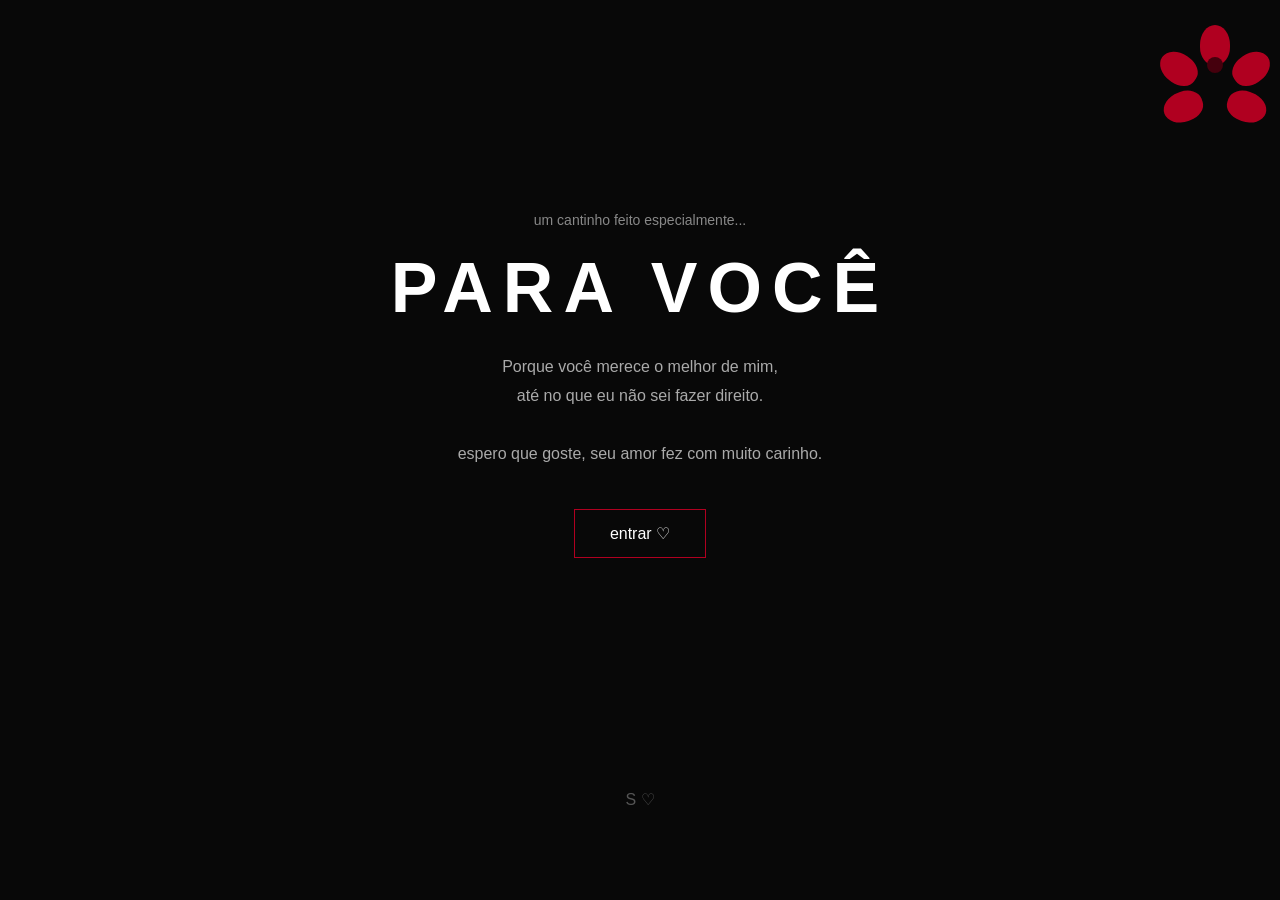
<file: index.html>
<!DOCTYPE html>
<html>
<head>
	<meta charset="utf-8">
	<meta name="viewport" content="width=device-width, initial-scale=1">
	<title>BabyBabe</title>
</head>
<body>
	<!DOCTYPE html>
<html lang="pt-br">

<head>
    <meta charset="UTF-8">
    <meta name="viewport" content="width=device-width, initial-scale=1.0">
    <title>Para você ♡</title>
    <link rel="stylesheet" href="style.css">
</head>

<body>

    <div class="flor-decoracao">
    <div class="petala petala1"></div>
    <div class="petala petala2"></div>
    <div class="petala petala3"></div>
    <div class="petala petala4"></div>
    <div class="petala petala5"></div>
    <div class="miolo"></div>
    </div>

    <main>
        <section class="inicio">
            <p class="pequeno">um cantinho feito especialmente...</p>

            <h1>PARA VOCÊ</h1>

            <p class="frase">
                Porque você merece o melhor de mim,<br>
                até no que eu não sei fazer direito.<br><br>
                espero que goste, seu amor fez com muito carinho.
            </p>

           <a href="lov2.html" class="botao">entrar ♡</a>
        </section>
    </main>
    <footer>
        <p>S ♡</p>
    </footer>

</body>
</html>

</body>
</html>
</file>
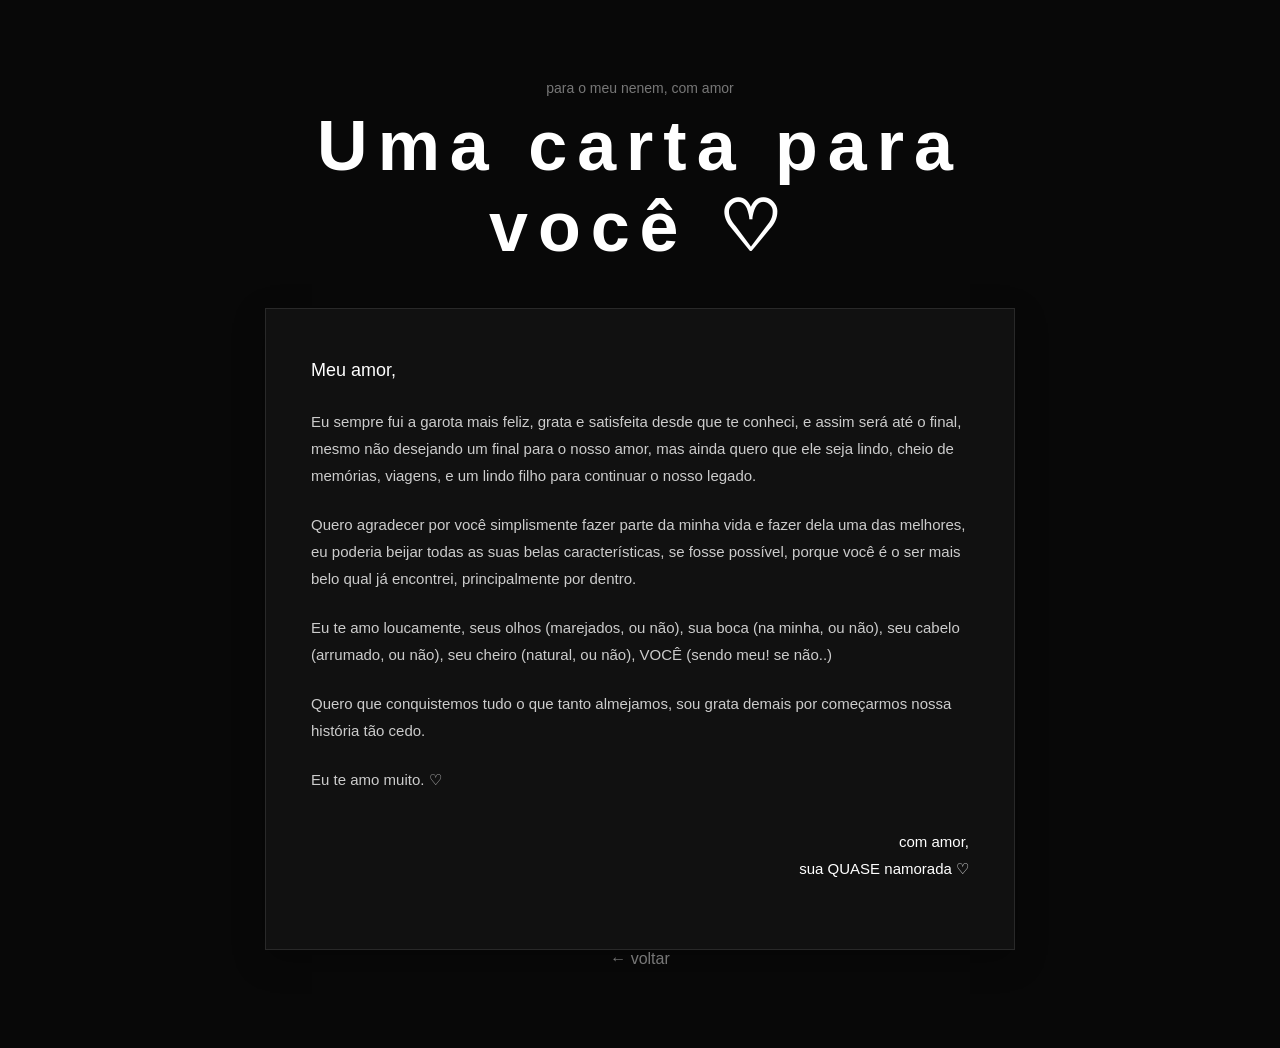
<file: carta.html>
<!DOCTYPE html>
<html lang="pt-br">

<head>
    <meta charset="UTF-8">
    <meta name="viewport" content="width=device-width, initial-scale=1.0">

    <title>Uma carta para você</title>

    <link rel="stylesheet" href="style.css">
</head>

<body>

    <main class="carta">

        <p class="subtitulo">para o meu nenem, com amor</p>

        <h1>Uma carta para você ♡</h1>

        <div class="carta-box">

            <p>
                Meu amor,
            </p>

            <p>
                Eu sempre fui a garota mais feliz, grata e satisfeita desde 
                que te conheci, e assim será até o final, mesmo não desejando 
                um final para o nosso amor, mas ainda quero que ele seja lindo, 
                cheio de memórias, viagens, e um lindo filho para continuar
                o nosso legado.
            </p>

            <p>
                Quero agradecer por você simplismente fazer parte da minha vida
                e fazer dela uma das melhores, eu poderia beijar todas as suas 
                belas características, se fosse possível, porque você é o ser mais 
                belo qual já encontrei, principalmente por dentro.
            </p>

            <p>
                Eu te amo loucamente, seus olhos (marejados, ou não), sua boca
                (na minha, ou não), seu cabelo (arrumado, ou não), seu cheiro
                (natural, ou não), VOCÊ (sendo meu! se não..)
            </p>

            <p>
                Quero que conquistemos tudo o que tanto almejamos, sou grata
                demais por começarmos nossa história tão cedo.
            </p>

            <p>
                Eu te amo muito. ♡
            </p>

            <p class="assinatura">
                com amor,<br>
                sua QUASE namorada ♡
            </p>

        </div>

        <a href="lov2.html" class="voltar">← voltar</a>

    </main>

</body>

</html>
</file>
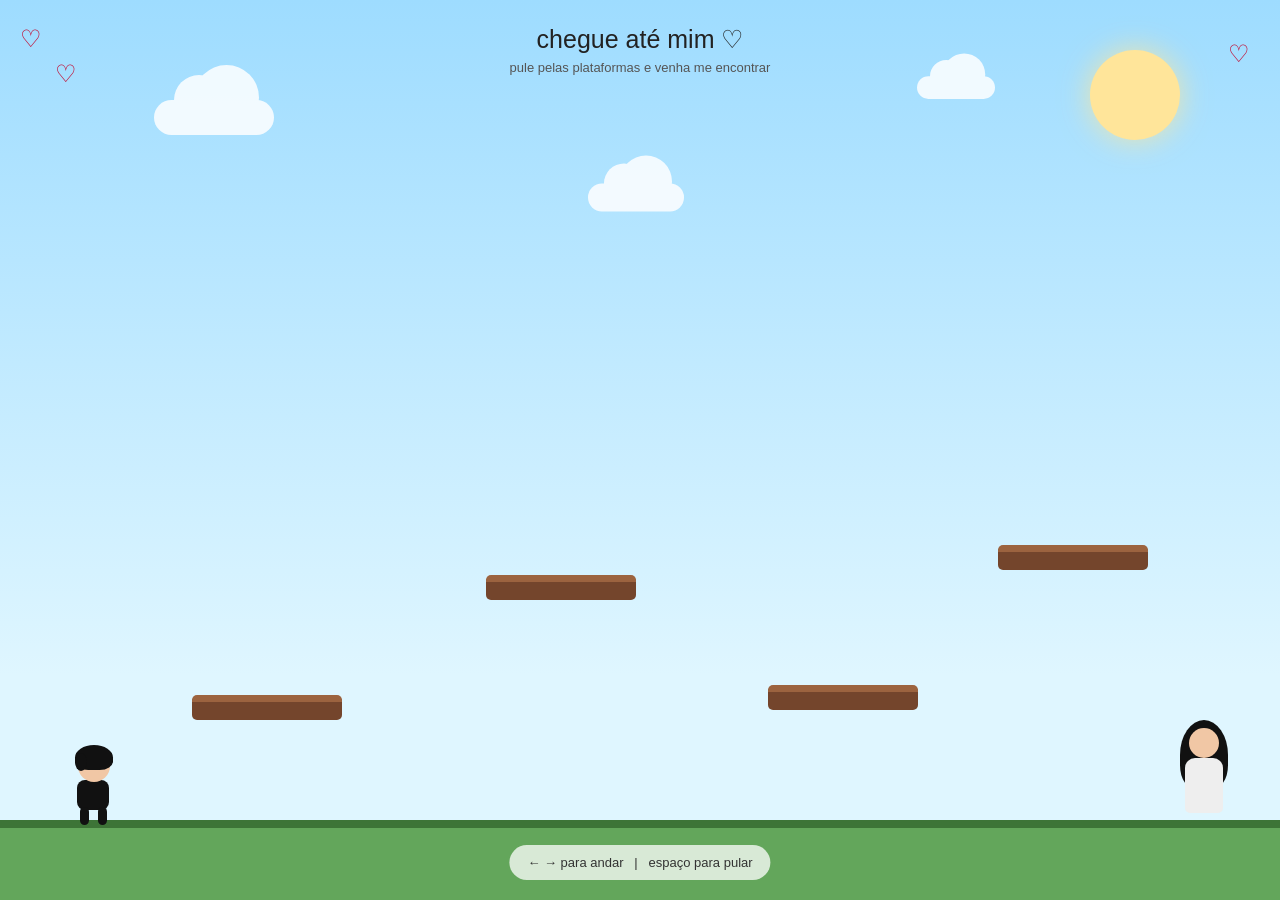
<file: joguinho.html>
<!DOCTYPE html>
<html lang="pt-br">

<head>

    <meta charset="UTF-8">
    <meta name="viewport" content="width=device-width, initial-scale=1.0">

    <title>Chegue até mim ♡</title>

    <style>

        .botao-vales {
    display: inline-block;

    margin-top: 25px;
    padding: 13px 25px;

    background: #a50022;
    color: white;

    text-decoration: none;

    border-radius: 25px;

    font-size: 14px;

    transition: 0.3s;
}

.botao-vales:hover {
    background: #c4002f;
    transform: translateY(-3px);
}

        * {
            box-sizing: border-box;
            margin: 0;
            padding: 0;
        }

        body {
            overflow: hidden;
            font-family: Arial, sans-serif;
            background: #bfe8ff;
        }


        /* =========================
           JOGO
        ========================= */

        #jogo {
            position: relative;
            width: 100vw;
            height: 100vh;
            overflow: hidden;

            background:
                linear-gradient(
                    to bottom,
                    #9edcff 0%,
                    #dff6ff 75%,
                    #dff6ff 100%
                );
        }


        /* =========================
           SOL
        ========================= */

        .sol {
            position: absolute;

            width: 90px;
            height: 90px;

            top: 50px;
            right: 100px;

            background: #ffe59a;

            border-radius: 50%;

            box-shadow:
                0 0 30px rgba(255, 230, 150, 0.8);
        }


        /* =========================
           NUVENS
        ========================= */

        .nuvem {
            position: absolute;

            width: 120px;
            height: 35px;

            background: white;

            border-radius: 30px;

            opacity: 0.85;
        }

        .nuvem::before,
        .nuvem::after {
            content: "";

            position: absolute;

            background: white;

            border-radius: 50%;
        }

        .nuvem::before {
            width: 50px;
            height: 50px;

            left: 20px;
            bottom: 10px;
        }

        .nuvem::after {
            width: 65px;
            height: 65px;

            right: 15px;
            bottom: 5px;
        }

        .nuvem1 {
            top: 100px;
            left: 12%;
        }

        .nuvem2 {
            top: 180px;
            left: 45%;

            transform: scale(0.8);
        }

        .nuvem3 {
            top: 70px;
            left: 70%;

            transform: scale(0.65);
        }


        /* =========================
           CHÃO
        ========================= */

        #chao {

            position: absolute;

            left: 0;
            bottom: 0;

            width: 100%;
            height: 80px;

            background: #63a65b;

            border-top: 8px solid #3d7437;
        }


        /* =========================
           PLATAFORMAS
        ========================= */

        .plataforma {

            position: absolute;

            height: 25px;

            background: #74452c;

            border-top: 7px solid #9c633f;

            border-radius: 5px;
        }

        #p1 {
            left: 15%;
            bottom: 180px;
            width: 150px;
        }

        #p2 {
            left: 38%;
            bottom: 300px;
            width: 150px;
        }

        #p3 {
            left: 60%;
            bottom: 190px;
            width: 150px;
        }

        #p4 {
            left: 78%;
            bottom: 330px;
            width: 150px;
        }


        /* =========================
           PERSONAGEM MENINO
        ========================= */

        #personagem {

            position: absolute;

            left: 70px;
            bottom: 80px;

            width: 45px;
            height: 70px;

            z-index: 20;

            transition: transform 0.05s linear;
        }


        /* cabeça */

        .cabeca-menino {

            position: absolute;

            top: 0;
            left: 8px;

            width: 32px;
            height: 32px;

            background: #f1c7a5;

            border-radius: 50%;

            z-index: 3;
        }


        /* cabelo ondulado */

        .cabelo-menino {

            position: absolute;

            top: -5px;
            left: 5px;

            width: 38px;
            height: 25px;

            background: #111;

            border-radius:
                50% 50% 35% 35%;

            z-index: 4;
        }

        .cabelo-menino::after {

            content: "";

            position: absolute;

            width: 12px;
            height: 18px;

            background: #111;

            left: 0;
            top: 8px;

            border-radius: 50%;
        }


        /* corpo */

        .corpo-menino {

            position: absolute;

            left: 7px;
            top: 30px;

            width: 32px;
            height: 30px;

            background: #111;

            border-radius: 8px;
        }


        /* pernas */

        .perna-menino {

            position: absolute;

            top: 57px;

            width: 9px;
            height: 18px;

            background: #111;

            border-radius: 5px;
        }

        .perna1 {
            left: 10px;
        }

        .perna2 {
            left: 28px;
        }


        /* =========================
           PERSONAGEM MENINA
        ========================= */

        #menina {

            position: absolute;

            right: 50px;
            bottom: 80px;

            width: 55px;
            height: 100px;

            z-index: 15;
        }


        /* cabelo longo */

        .cabelo-menina {

            position: absolute;

            top: 0;
            left: 5px;

            width: 48px;
            height: 70px;

            background: #111;

            border-radius:
                50% 50% 35% 35%;
        }


        /* rosto */

        .rosto-menina {

            position: absolute;

            top: 8px;
            left: 14px;

            width: 30px;
            height: 30px;

            background: #f1c7a5;

            border-radius: 50%;

            z-index: 2;
        }


        /* roupa */

        .corpo-menina {

            position: absolute;

            top: 38px;
            left: 10px;

            width: 38px;
            height: 55px;

            background: #eee;

            border-radius: 10px 10px 5px 5px;

            z-index: 3;
        }


        /* =========================
           CORAÇÕES
        ========================= */

        .coracao {

            position: absolute;

            color: #c40028;

            font-size: 24px;

            animation: flutuar 2s infinite ease-in-out;

            z-index: 30;
        }

        .c1 {
            left: 20px;
            top: 25px;
        }

        .c2 {
            left: 55px;
            top: 60px;

            animation-delay: .4s;
        }

        .c3 {
            right: 30px;
            top: 40px;

            animation-delay: .8s;
        }


        @keyframes flutuar {

            0%, 100% {
                transform: translateY(0);
            }

            50% {
                transform: translateY(-10px);
            }

        }


        /* =========================
           TÍTULO
        ========================= */

        .titulo {

            position: absolute;

            top: 25px;
            left: 50%;

            transform: translateX(-50%);

            color: #222;

            text-align: center;

            z-index: 50;
        }

        .titulo h1 {
            font-size: 25px;
            font-weight: normal;
        }

        .titulo p {
            margin-top: 6px;

            font-size: 13px;

            color: #555;
        }


        /* =========================
           TELA FINAL
        ========================= */

        #final {

            position: fixed;

            inset: 0;

            display: none;

            align-items: center;
            justify-content: center;

            flex-direction: column;

            background:
                rgba(255, 240, 245, 0.92);

            z-index: 100;
        }


        #final h2 {

            color: #a50022;

            font-size: 35px;

            margin-bottom: 15px;
        }

        #final p {

            color: #333;

            font-size: 17px;

            text-align: center;

            max-width: 400px;

            line-height: 1.6;
        }


        /* abraço */

        .abraço {

            position: relative;

            width: 160px;
            height: 130px;

            margin-bottom: 25px;
        }

        .abraço .menino-final {

            position: absolute;

            left: 25px;
            bottom: 0;

            width: 45px;
            height: 80px;

            background: #111;

            border-radius: 10px;
        }

        .abraço .menina-final {

            position: absolute;

            right: 25px;
            bottom: 0;

            width: 45px;
            height: 90px;

            background: #eee;

            border-radius: 12px;
        }

        .abraço::after {

            content: "♡";

            position: absolute;

            left: 50%;
            top: -10px;

            transform: translateX(-50%);

            color: #c40028;

            font-size: 40px;

            animation: pulsar 1s infinite;
        }


        @keyframes pulsar {

            0%, 100% {
                transform: translateX(-50%) scale(1);
            }

            50% {
                transform: translateX(-50%) scale(1.2);
            }

        }


        /* =========================
           CONTROLES
        ========================= */

        .controles {

            position: fixed;

            bottom: 20px;
            left: 50%;

            transform: translateX(-50%);

            padding: 10px 18px;

            background: rgba(255,255,255,0.75);

            border-radius: 20px;

            color: #333;

            font-size: 13px;

            z-index: 60;
        }


        /* =========================
           RESPONSIVO
        ========================= */

        @media (max-width: 600px) {

            .sol {
                right: 30px;
            }

            .plataforma {
                transform: scale(0.8);
                transform-origin: left;
            }

            .titulo h1 {
                font-size: 20px;
            }

            .controles {
                font-size: 11px;
            }

        }

    </style>

</head>


<body>


<div id="jogo">


    <!-- TÍTULO -->

    <div class="titulo">

        <h1>chegue até mim ♡</h1>

        <p>pule pelas plataformas e venha me encontrar</p>

    </div>


    <!-- SOL -->

    <div class="sol"></div>


    <!-- NUVENS -->

    <div class="nuvem nuvem1"></div>
    <div class="nuvem nuvem2"></div>
    <div class="nuvem nuvem3"></div>


    <!-- CORAÇÕES -->

    <div class="coracao c1">♡</div>
    <div class="coracao c2">♡</div>
    <div class="coracao c3">♡</div>


    <!-- PLATAFORMAS -->

    <div
        class="plataforma"
        id="p1">
    </div>

    <div
        class="plataforma"
        id="p2">
    </div>

    <div
        class="plataforma"
        id="p3">
    </div>

    <div
        class="plataforma"
        id="p4">
    </div>


    <!-- CHÃO -->

    <div id="chao"></div>


    <!-- MENINO -->

    <div id="personagem">

        <div class="cabelo-menino"></div>

        <div class="cabeca-menino"></div>

        <div class="corpo-menino"></div>

        <div class="perna-menino perna1"></div>

        <div class="perna-menino perna2"></div>

    </div>


    <!-- MENINA -->

    <div id="menina">

        <div class="cabelo-menina"></div>

        <div class="rosto-menina"></div>

        <div class="corpo-menina"></div>

    </div>


    <!-- CONTROLES -->

    <div class="controles">

        ← → para andar &nbsp; | &nbsp;
        espaço para pular

    </div>


</div>



<!-- FINAL -->

<div id="final">

    <div class="abraço">

        <div class="menino-final"></div>

        <div class="menina-final"></div>

    </div>


   <h2>você conseguiu, pabens!</h2>

<p>
    agora você desbloqueou algumas recompensas.
</p>

<a href="vales.html" class="botao-vales">
    abrir seus vales
</a>

</div>



<script>


/* =========================
   ELEMENTOS
========================= */

const personagem =
    document.getElementById("personagem");

const telaFinal =
    document.getElementById("final");

const plataformas =
    document.querySelectorAll(".plataforma");


/* =========================
   POSIÇÃO
========================= */

let x = 70;

let y = 80;


/* =========================
   FÍSICA
========================= */

let velocidadeY = 0;

const gravidade = 0.6;

const forcaPulo = 15;

const velocidade = 5;


/* =========================
   CONTROLES
========================= */

let esquerda = false;

let direita = false;

let noChao = true;

let terminou = false;


/* =========================
   TECLADO
========================= */

document.addEventListener(
    "keydown",
    function(event) {


        if (
            event.key === "ArrowRight" ||
            event.key === "d" ||
            event.key === "D"
        ) {

            direita = true;

            event.preventDefault();

        }


        if (
            event.key === "ArrowLeft" ||
            event.key === "a" ||
            event.key === "A"
        ) {

            esquerda = true;

            event.preventDefault();

        }


        if (
            event.code === "Space" ||
            event.key === "ArrowUp" ||
            event.key === "w" ||
            event.key === "W"
        ) {

            if (noChao) {

                velocidadeY = forcaPulo;

                noChao = false;

            }

            event.preventDefault();

        }

    }
);


/* =========================
   SOLTAR TECLA
========================= */

document.addEventListener(
    "keyup",
    function(event) {


        if (
            event.key === "ArrowRight" ||
            event.key === "d" ||
            event.key === "D"
        ) {

            direita = false;

        }


        if (
            event.key === "ArrowLeft" ||
            event.key === "a" ||
            event.key === "A"
        ) {

            esquerda = false;

        }

    }
);


/* =========================
   MORRER
========================= */

function morrer() {

    x = 70;

    y = 80;

    velocidadeY = 0;

    noChao = true;

}


/* =========================
   COLISÕES
========================= */

function verificarColisoes() {

    let pousou = false;


    const esquerdaPersonagem = x;

    const direitaPersonagem = x + 45;

    const yAnterior =
        y - velocidadeY;


    plataformas.forEach(
        function(plataforma) {


            const esquerdaPlataforma =
                plataforma.offsetLeft;

            const direitaPlataforma =
                esquerdaPlataforma +
                plataforma.offsetWidth;


            const topoPlataforma =
                window.innerHeight -
                plataforma.offsetTop;


            const bateuHorizontal =
                direitaPersonagem >
                esquerdaPlataforma &&
                esquerdaPersonagem <
                direitaPlataforma;


            const estavaAcima =
                yAnterior >=
                topoPlataforma;


            const chegouNaPlataforma =
                y <= topoPlataforma &&
                y >= topoPlataforma - 20;


            if (
                bateuHorizontal &&
                velocidadeY <= 0 &&
                estavaAcima &&
                chegouNaPlataforma
            ) {

                y = topoPlataforma;

                velocidadeY = 0;

                pousou = true;

            }

        }
    );


    /* pousou */

    if (pousou) {

        noChao = true;

        return;

    }


    /* chão */

    if (y <= 80) {

        if (noChao) {

            y = 80;

            velocidadeY = 0;

        } else {

            morrer();

        }

    } else {

        noChao = false;

    }

}


/* =========================
   LOOP DO JOGO
========================= */

function atualizar() {


    if (terminou) {
        return;
    }


    /* movimento */

    if (direita) {

        x += velocidade;

    }


    if (esquerda) {

        x -= velocidade;

    }


    /* limite esquerdo */

    if (x < 0) {

        x = 0;

    }


    /* limite direito */

    if (
        x >
        window.innerWidth - 60
    ) {

        x =
            window.innerWidth - 60;

    }


    /* gravidade */

    velocidadeY -= gravidade;

    y += velocidadeY;


    /* colisões */

    verificarColisoes();


    /* aplicar posição */

    personagem.style.left =
        x + "px";

    personagem.style.bottom =
        y + "px";


    /* chegou ao final */

    if (
        x >
        window.innerWidth - 130
    ) {

        terminou = true;

        telaFinal.style.display =
            "flex";

    }


    requestAnimationFrame(
        atualizar
    );

}


/* COMEÇAR */

atualizar();


</script>


</body>

</html>
</file>
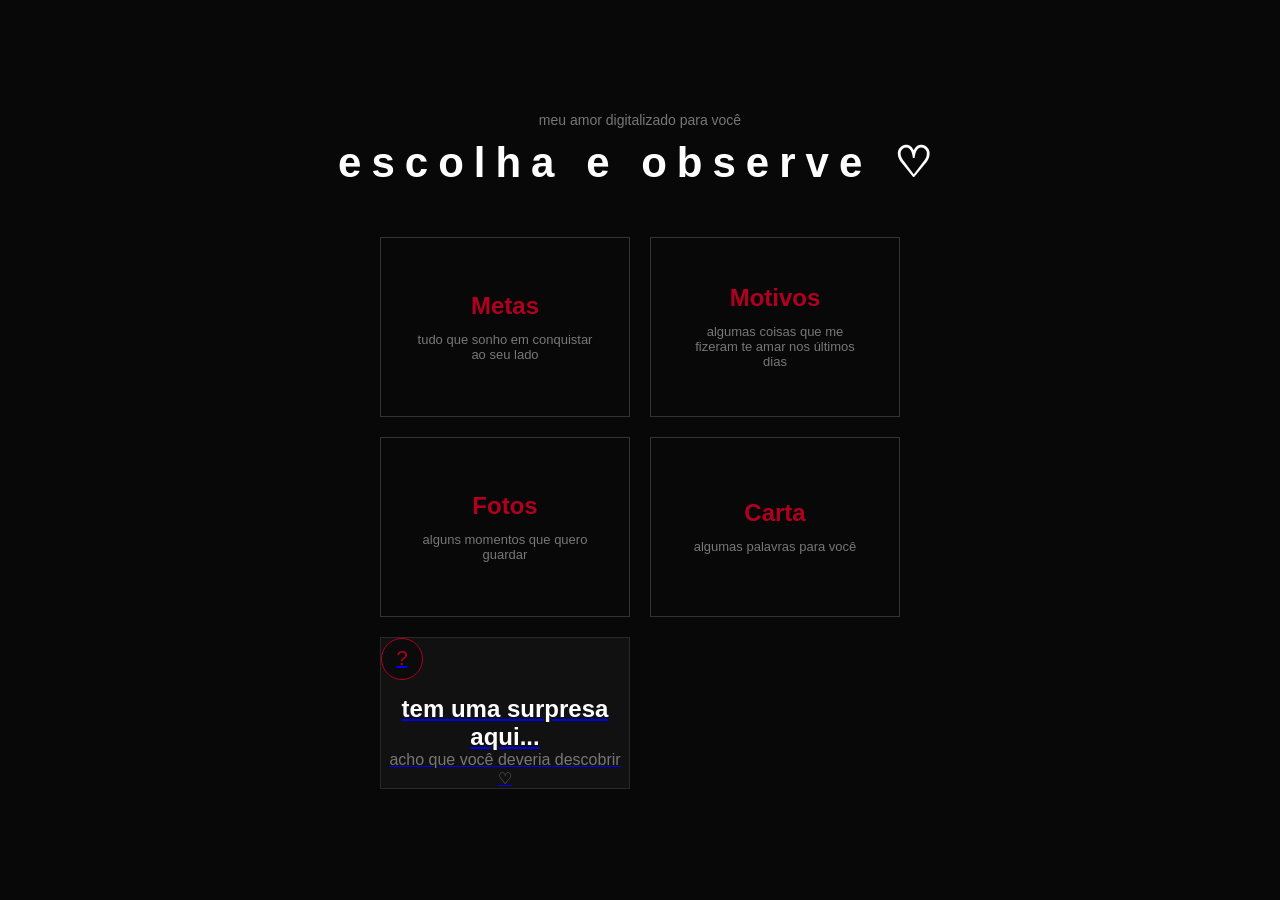
<file: lov2.html>
<!DOCTYPE html>
<html lang="pt-br">

<head>
    <meta charset="UTF-8">
    <meta name="viewport" content="width=device-width, initial-scale=1.0">

    <title>escolhas</title>

    <link rel="stylesheet" href="style.css">
</head>

<body>

    <main class="menu">

        <p class="subtitulo">meu amor digitalizado para você</p>

        <h1>escolha e observe ♡</h1>

        <section class="opcoes">

            <a href="metas.html" class="card">
                <h2>Metas</h2>
                <p>tudo que sonho em conquistar ao seu lado</p>
            </a>

            <a href="motivos.html" class="card">
                <h2>Motivos</h2>
                <p>algumas coisas que me fizeram te amar nos últimos dias</p>
            </a>

            <a href="fotos.html" class="card">
                <h2>Fotos</h2>
            <p>alguns momentos que quero guardar</p>
            </a>        

            <a href="carta.html" class="card">
                <h2>Carta</h2>
                <p>algumas palavras para você</p>
            </a>
          <a href="joguinho.html" class="opcao misteriosa">
    <span>?</span>
    <div>
        <h2>tem uma surpresa aqui...</h2>
        <p>acho que você deveria descobrir ♡</p>
    </div>
</a>

        </section>

    </main>

</body>

</html>
</file>
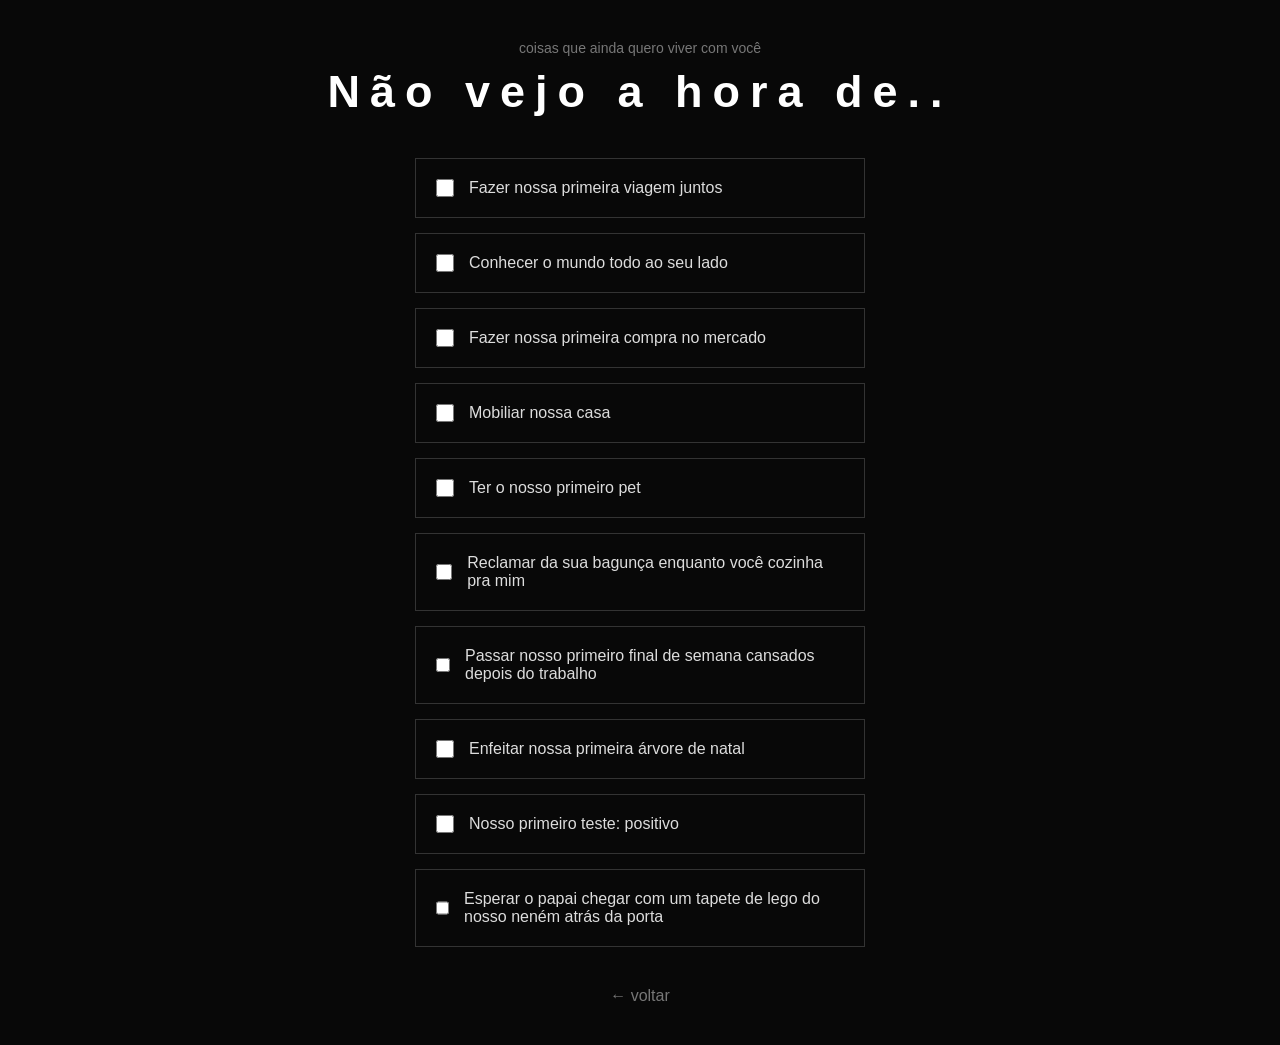
<file: metas.html>
<!DOCTYPE html>
<html lang="pt-br">

<head>
    <meta charset="UTF-8">
    <meta name="viewport" content="width=device-width, initial-scale=1.0">
    <title>Metas</title>

    <link rel="stylesheet" href="style.css">
</head>

<body>

    <main class="metas">

        <p class="subtitulo">coisas que ainda quero viver com você</p>

        <h1>Não vejo a hora de..</h1>

        <div class="lista-metas">

            <div class="meta">
                <input type="checkbox" id="meta1">
                <label for="meta1">
                    Fazer nossa primeira viagem juntos
                </label>
            </div>

            <div class="meta">
                <input type="checkbox" id="meta2">
                <label for="meta2">
                    Conhecer o mundo todo ao seu lado
                </label>
            </div>

            <div class="meta">
                <input type="checkbox" id="meta3">
                <label for="meta3">
                    Fazer nossa primeira compra no mercado
                </label>
            </div>

            <div class="meta">
                <input type="checkbox" id="meta4">
                <label for="meta4">
                    Mobiliar nossa casa
                </label>
            </div>

            <div class="meta">
                <input type="checkbox" id="meta5">
                <label for="meta5">
                    Ter o nosso primeiro pet
                </label>
            </div>

            <div class="meta">
                <input type="checkbox" id="meta6">
                <label for="meta6">
                    Reclamar da sua bagunça enquanto você cozinha pra mim
                </label>
            </div>

             <div class="meta">
                <input type="checkbox" id="meta7">
                <label for="meta7">
                    Passar nosso primeiro final de semana cansados depois do trabalho
                </label>
            </div>

            <div class="meta">
                <input type="checkbox" id="meta8">
                <label for="meta8">
                    Enfeitar nossa primeira árvore de natal
                </label>
            </div>

            <div class="meta">
                <input type="checkbox" id="meta9">
                <label for="meta9">
                    Nosso primeiro teste: positivo
                </label>
            </div>

            <div class="meta">
                <input type="checkbox" id="meta10">
                <label for="meta10">
                    Esperar o papai chegar com um tapete de lego do nosso neném atrás da porta
                </label>
            </div>

        </div>

        <a href="lov2.html" class="voltar">← voltar</a>

    </main>

</body>

</html>
</file>
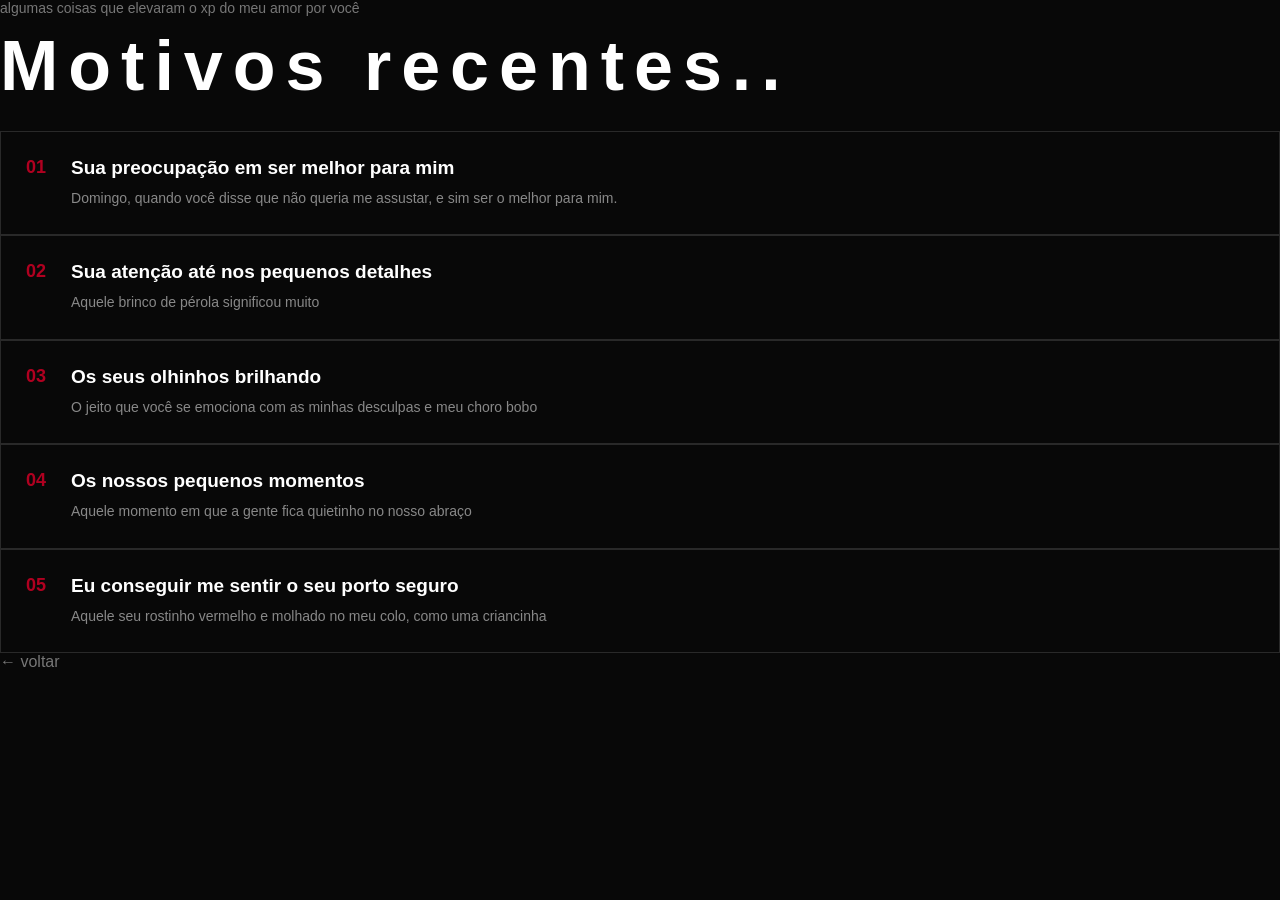
<file: motivos.html>
<!DOCTYPE html>
<html lang="pt-br">

<!DOCTYPE html>
<html lang="pt-br">

<head>
    <meta charset="UTF-8">
    <meta name="viewport" content="width=device-width, initial-scale=1.0">
    <title>Motivos</title>

    <link rel="stylesheet" href="style.css">
</head>

<body>

    <main class="motivos">

        <p class="subtitulo">algumas coisas que elevaram o xp do meu amor por você</p>

        <h1>Motivos recentes..</h1>

        <div class="lista-motivos">

            <!-- MOTIVO 1 -->
            <details class="motivo">

                <summary class="motivo-principal">
                    <span>01</span>

                    <div>
                        <h2>Sua preocupação em ser melhor para mim</h2>
                        <p>Domingo, quando você disse que não queria me assustar, e sim ser o melhor para mim.</p>
                    </div>
                </summary>

                <div class="frase-motivo">
                    <p>
                        PLOT: você É e SEMPRE vai ser!
                    </p>
                </div>

            </details>


            <!-- MOTIVO 2 -->
            <details class="motivo">

                <summary class="motivo-principal">
                    <span>02</span>

                    <div>
                        <h2>Sua atenção até nos pequenos detalhes</h2>
                        <p>Aquele brinco de pérola significou muito</p>
                    </div>
                </summary>

                <div class="frase-motivo">
                    <p>
                        Eu falei em um momento tão descontraído, não tinha mínima esperança de você guardar aquela informação.. mas você guardou.
                    </p>
                </div>

            </details>


            <!-- MOTIVO 3 -->
            <details class="motivo">

                <summary class="motivo-principal">
                    <span>03</span>

                    <div>
                        <h2>Os seus olhinhos brilhando</h2>
                        <p>O jeito que você se emociona com as minhas desculpas e meu choro bobo</p>
                    </div>
                </summary>

                <div class="frase-motivo">
                    <p>
                        Até nisso eu sinto a nossa reciprocidade.
                    </p>
                </div>

            </details>


            <!-- MOTIVO 4 -->
            <details class="motivo">

                <summary class="motivo-principal">
                    <span>04</span>

                    <div>
                        <h2>Os nossos pequenos momentos</h2>
                        <p>Aquele momento em que a gente fica quietinho no nosso abraço</p>
                    </div>
                </summary>

                <div class="frase-motivo">
                    <p>
                       Até o nosso silêncio é delicioso.
                    </p>
                </div>

            </details>


            <!-- MOTIVO 5 -->
            <details class="motivo">

                <summary class="motivo-principal">
                    <span>05</span>

                    <div>
                        <h2>Eu conseguir me sentir o seu porto seguro</h2>
                        <p>Aquele seu rostinho vermelho e molhado no meu colo, como uma criancinha</p>
                    </div>
                </summary>

                <div class="frase-motivo">
                    <p>
                       Ali eu pude perceber sua confiaça em mim, e eu percebi o quanto doí te ver chorar, mas mesmo doendo, que eu sempre seja sua escolha para desabafar.
                    </p>
                </div>

            </details>

        </div>

        <a href="lov2.html" class="voltar">← voltar</a>

    </main>

</body>

</html>
</file>
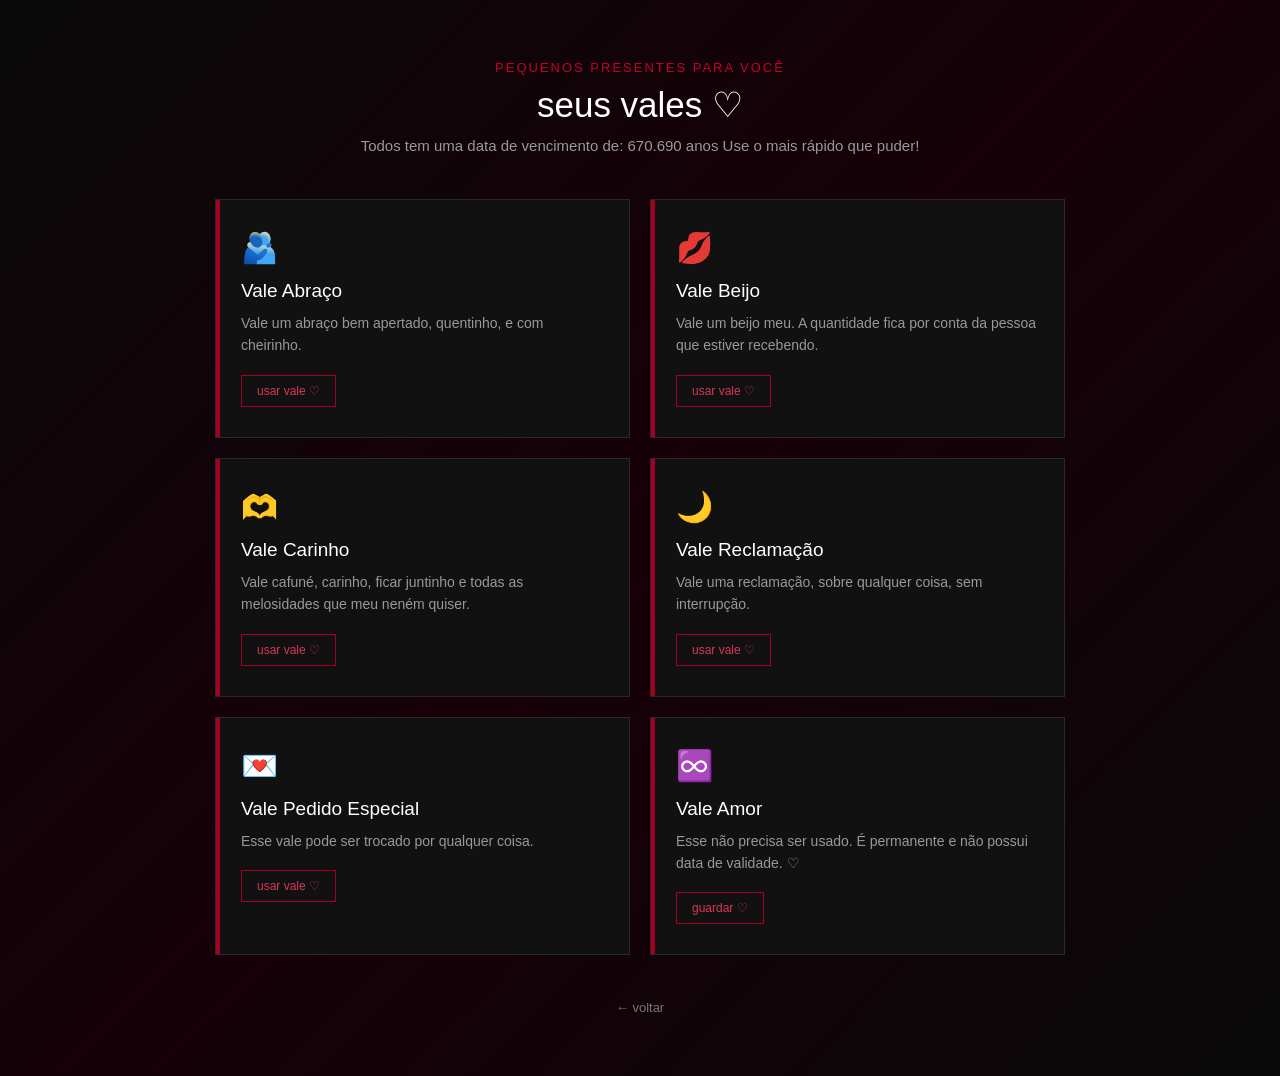
<file: vales.html>
<!DOCTYPE html>
<html lang="pt-br">

<head>

    <meta charset="UTF-8">

    <meta name="viewport"
        content="width=device-width, initial-scale=1.0">

    <title>Meus vales ♡</title>

    <style>

        * {
            box-sizing: border-box;
            margin: 0;
            padding: 0;
        }

        body {

            min-height: 100vh;

            background:
                linear-gradient(
                    135deg,
                    #090909,
                    #180008,
                    #090909
                );

            color: white;

            font-family: Arial, sans-serif;

            padding: 60px 20px;
        }


        .container {

            width: 90%;
            max-width: 850px;

            margin: auto;

            text-align: center;
        }


        .subtitulo {

            color: #c4002f;

            font-size: 13px;

            letter-spacing: 2px;

            text-transform: uppercase;

            margin-bottom: 10px;
        }


        h1 {

            font-size: 35px;

            font-weight: normal;

            margin-bottom: 12px;
        }


        .descricao {

            color: #999;

            font-size: 15px;

            margin-bottom: 45px;
        }


        /* VALeS */

        .vales {

            display: grid;

            grid-template-columns:
                repeat(2, 1fr);

            gap: 20px;
        }


        .vale {

            position: relative;

            padding: 30px 25px;

            background: #111;

            border: 1px solid #292929;

            text-align: left;

            transition: 0.3s;

            overflow: hidden;
        }


        .vale::before {

            content: "";

            position: absolute;

            left: 0;
            top: 0;

            width: 4px;
            height: 100%;

            background: #a50022;
        }


        .vale:hover {

            transform: translateY(-5px);

            border-color: #a50022;

            box-shadow:
                0 10px 30px
                rgba(165, 0, 34, 0.15);
        }


        .icone {

            font-size: 30px;

            margin-bottom: 15px;
        }


        .vale h2 {

            font-size: 19px;

            font-weight: normal;

            margin-bottom: 10px;
        }


        .vale p {

            color: #999;

            font-size: 14px;

            line-height: 1.6;
        }


        .botao {

            display: inline-block;

            margin-top: 18px;

            padding: 8px 15px;

            border: 1px solid #a50022;

            color: #d93656;

            text-decoration: none;

            font-size: 12px;

            transition: 0.3s;
        }


        .botao:hover {

            background: #a50022;

            color: white;
        }


        .voltar {

            display: inline-block;

            margin-top: 45px;

            color: #777;

            text-decoration: none;

            font-size: 13px;
        }


        .voltar:hover {

            color: white;
        }


        @media (max-width: 600px) {

            .vales {

                grid-template-columns: 1fr;
            }

            h1 {

                font-size: 28px;
            }

        }

    </style>

</head>


<body>


<div class="container">


    <p class="subtitulo">
        pequenos presentes para você
    </p>


    <h1>
        seus vales ♡
    </h1>


    <p class="descricao">
        Todos tem uma data de vencimento de: 670.690 anos
        Use o mais rápido que puder!
    </p>


    <div class="vales">


        <!-- VALE ABRAÇO -->

        <div class="vale">

            <div class="icone">
                🫂
            </div>

            <h2>
                Vale Abraço
            </h2>

            <p>
                Vale um abraço bem apertado,
                quentinho, e com cheirinho.
            </p>

            <a
                href="#"
                class="botao">

                usar vale ♡

            </a>

        </div>


        <!-- VALE BEIJO -->

        <div class="vale">

            <div class="icone">
                💋
            </div>

            <h2>
                Vale Beijo
            </h2>

            <p>
                Vale um beijo meu.
                A quantidade fica por conta
                da pessoa que estiver recebendo.
            </p>

            <a
                href="#"
                class="botao">

                usar vale ♡

            </a>

        </div>


        <!-- VALE CARINHO -->

        <div class="vale">

            <div class="icone">
                🫶
            </div>

            <h2>
                Vale Carinho
            </h2>

            <p>
                Vale cafuné, carinho,
                ficar juntinho e todas as
                melosidades que meu neném quiser.
            </p>

            <a
                href="#"
                class="botao">

                usar vale ♡

            </a>

        </div>


        <!-- VALE RECLAMAÇÃO -->

        <div class="vale">

            <div class="icone">
                🌙
            </div>

            <h2>
                Vale Reclamação
            </h2>

            <p>
                Vale uma reclamação, sobre qualquer
                coisa, sem interrupção.
            </p>

            <a
                href="#"
                class="botao">

                usar vale ♡

            </a>

        </div>


        <!-- VALE ESPECIAL -->

        <div class="vale">

            <div class="icone">
                💌
            </div>

            <h2>
                Vale Pedido Especial
            </h2>

            <p>
                Esse vale pode ser trocado
                por qualquer coisa.
            </p>

            <a
                href="#"
                class="botao">

                usar vale ♡

            </a>

        </div>


        <!-- VALE INFINITO -->

        <div class="vale">

            <div class="icone">
                ♾️
            </div>

            <h2>
                Vale Amor
            </h2>

            <p>
                Esse não precisa ser usado.
                É permanente e não possui
                data de validade. ♡
            </p>

            <a
                href="#"
                class="botao">

                guardar ♡

            </a>

        </div>


    </div>


    <a
        href="lov2.html"
        class="voltar">

        ← voltar

    </a>


</div>


</body>

</html>
</file>
<file: style.css>
* {
    margin: 0;
    padding: 0;
    box-sizing: border-box;
}

body {
    background-color: #080808;
    color: white;
    font-family: Arial, sans-serif;
    min-height: 100vh;
}

header {
    height: 80px;
    display: flex;
    align-items: center;
    justify-content: space-between;
    padding: 0 8%;
}

header h2 {
    color: #b00020;
    font-size: 28px;
}

nav {
    display: flex;
    gap: 30px;
}

nav a {
    color: #aaa;
    text-decoration: none;
    font-size: 14px;
}

nav a:hover {
    color: white;
}

.inicio {
    min-height: calc(100vh - 130px);
    display: flex;
    flex-direction: column;
    align-items: center;
    justify-content: center;
    text-align: center;
}

.pequeno {
    color: #888;
    font-size: 14px;
    margin-bottom: 20px;
}

h1 {
    font-size: 70px;
    letter-spacing: 10px;
    margin-bottom: 25px;
}

.frase {
    color: #aaa;
    line-height: 1.8;
    margin-bottom: 40px;
}

.botao {
    border: 1px solid #b00020;
    color: white;
    text-decoration: none;
    padding: 14px 35px;
    transition: 0.3s;
}

.botao:hover {
    background-color: #b00020;
}

footer {
    text-align: center;
    color: #555;
    padding: 20px;
}

/* pagina 2- pra n se perder*/

.menu {
    min-height: 100vh;
    display: flex;
    flex-direction: column;
    align-items: center;
    justify-content: center;
    text-align: center;
    padding: 40px;
}

.subtitulo {
    color: #777;
    font-size: 14px;
    margin-bottom: 10px;
}

.menu h1 {
    font-size: 42px;
    margin-bottom: 50px;
}

.opcoes {
    display: grid;
    grid-template-columns: repeat(2, 250px);
    gap: 20px;
}

.card {
    height: 180px;
    border: 1px solid #333;
    color: white;
    text-decoration: none;

    display: flex;
    flex-direction: column;
    justify-content: center;
    align-items: center;

    transition: 0.3s;
}

.card h2 {
    color: #b00020;
    margin-bottom: 12px;
}

.card p {
    color: #777;
    font-size: 13px;
    max-width: 180px;
}

.card:hover {
    border-color: #b00020;
    transform: translateY(-5px);
}

/*metas*/

.metas {
    min-height: 100vh;
    display: flex;
    flex-direction: column;
    align-items: center;
    justify-content: center;
    padding: 40px;
}

.metas h1 {
    font-size: 45px;
    margin-bottom: 40px;
}

.lista-metas {
    display: flex;
    flex-direction: column;
    gap: 15px;
    width: 450px;
    max-width: 90%;
}

.meta {
    border: 1px solid #333;
    padding: 20px;
    display: flex;
    align-items: center;
    gap: 15px;
    transition: 0.3s;
}

.meta:hover {
    border-color: #b00020;
    transform: translateX(5px);
}

.meta input {
    width: 18px;
    height: 18px;
    accent-color: #b00020;
}

.meta label {
    color: #ddd;
    cursor: pointer;
}

.meta input:checked + label {
    color: #777;
    text-decoration: line-through;
}

.voltar {
    margin-top: 40px;
    color: #777;
    text-decoration: none;
}

.voltar:hover {
    color: white;
}

/* FRASE DOS MOTIVOS */

.motivo {
    border: 1px solid #292929;
    text-align: left;
    overflow: hidden;
    transition: 0.3s;
}

.motivo:hover {
    border-color: #b00020;
    transform: translateY(-4px);
}

.motivo-principal {
    display: flex;
    align-items: flex-start;
    gap: 25px;
    padding: 25px;
    cursor: pointer;
    list-style: none;
}

/* Remove a setinha padrão do details */
.motivo-principal::-webkit-details-marker {
    display: none;
}

.motivo-principal::marker {
    display: none;
}

.motivo-principal span {
    color: #b00020;
    font-size: 18px;
    font-weight: bold;
}

.motivo-principal h2 {
    font-size: 19px;
    margin-bottom: 8px;
}

.motivo-principal p {
    color: #888;
    line-height: 1.6;
    font-size: 14px;
}

/* FRASE ESCONDIDA */

.frase-motivo {
    display: grid;
    grid-template-rows: 0fr;
    transition: 0.5s ease;
}

.frase-motivo p {
    overflow: hidden;
    margin: 0;
    padding: 0 25px;
    color: #aaa;
    font-size: 14px;
    line-height: 1.7;
    border-top: 1px solid transparent;
}

/* QUANDO O MOTIVO ESTÁ ABERTO */

.motivo[open] .frase-motivo {
    grid-template-rows: 1fr;
}

.motivo[open] .frase-motivo p {
    padding-top: 20px;
    padding-bottom: 25px;
    border-top-color: #292929;
}

/* FOTOS */

.fotos {
    width: 90%;
    max-width: 900px;
    margin: auto;
    padding: 80px 0;
    text-align: center;
}

.texto-fotos {
    color: #777;
    margin-bottom: 40px;
}

/* GALERIA */

.galeria {
    display: grid;
    grid-template-columns: repeat(2, 1fr);
    gap: 18px;
    margin-top: 30px;
}

.foto {
    overflow: hidden;
    border: 1px solid #292929;
    background-color: #111;
    transition: 0.3s;
}

.foto:hover {
    border-color: #b00020;
    transform: translateY(-5px);
}

.foto img {
    width: 100%;
    height: 300px;
    display: block;
    object-fit: cover;
    transition: 0.5s;
}

.foto1 img {
    object-position: center top;
}

.foto2 img {
    object-position: center top;
}

.foto:hover img {
    transform: scale(1.04);
}

/* CELULAR */

@media (max-width: 600px) {

    .galeria {
        grid-template-columns: 1fr;
    }

    .foto img {
        height: 350px;
    }

}

/* FRASES NAS FOTOS */

.foto {
    position: relative;
    overflow: hidden;
}

.frase-foto {
    position: absolute;
    inset: 0;

    display: flex;
    align-items: center;
    justify-content: center;

    padding: 25px;

    background: rgba(0, 0, 0, 0.65);

    opacity: 0;
    transition: 0.4s ease;
}

.frase-foto p {
    color: white;
    font-size: 15px;
    line-height: 1.6;
    text-align: center;

    transform: translateY(15px);
    transition: 0.4s ease;
}

/* quando passar o mouse */

.foto:hover .frase-foto {
    opacity: 1;
}

.foto:hover .frase-foto p {
    transform: translateY(0);
}

/* CARTA */

.carta {
    width: 90%;
    max-width: 750px;
    margin: auto;
    padding: 80px 0;
    text-align: center;
}

.carta-box {
    margin-top: 40px;
    padding: 45px;

    background: #111;
    border: 1px solid #292929;

    text-align: left;

    line-height: 1.8;

    box-shadow: 0 10px 30px rgba(0, 0, 0, 0.3);

    animation: aparecerCarta 1s ease;
}

.carta-box p {
    color: #ccc;
    font-size: 15px;
    margin-bottom: 22px;
}

.carta-box p:first-child {
    color: white;
    font-size: 18px;
}

.assinatura {
    text-align: right;
    color: #fff !important;
    margin-top: 35px;
}

@keyframes aparecerCarta {
    from {
        opacity: 0;
        transform: translateY(25px);
    }

    to {
        opacity: 1;
        transform: translateY(0);
    }
}

@media (max-width: 600px) {

    .carta {
        width: 88%;
        padding: 60px 0;
    }

    .carta-box {
        padding: 30px 25px;
    }

    .carta-box p {
        font-size: 14px;
    }
}

/* FLOR DECORATIVA */

.flor-decoracao {
    position: fixed;
    top: 25px;
    right: 25px;
    width: 80px;
    height: 80px;
    z-index: 9999;
}

/* PÉTALAS */

.petala {
    position: absolute;
    width: 30px;
    height: 40px;
    background: #b00020;
    border-radius: 50% 50% 45% 45%;
    transform-origin: bottom center;
    opacity: 0;
}

.petala1 {
    left: 25px;
    top: 0;
    animation: abrir1 1s ease forwards;
}

.petala2 {
    left: 5px;
    top: 15px;
    animation: abrir2 1s ease forwards;
    animation-delay: 0.15s;
}

.petala3 {
    right: 5px;
    top: 15px;
    animation: abrir3 1s ease forwards;
    animation-delay: 0.3s;
}

.petala4 {
    left: 12px;
    top: 35px;
    animation: abrir4 1s ease forwards;
    animation-delay: 0.45s;
}

.petala5 {
    right: 12px;
    top: 35px;
    animation: abrir5 1s ease forwards;
    animation-delay: 0.6s;
}

/* MIOLO */

.miolo {
    position: absolute;
    width: 16px;
    height: 16px;
    left: 32px;
    top: 32px;
    background: #45000d;
    border-radius: 50%;
    opacity: 0;
    animation: miolo 0.5s ease forwards;
    animation-delay: 0.8s;
}

/* ANIMAÇÕES */

@keyframes abrir1 {
    from {
        opacity: 0;
        transform: rotate(0deg) scale(0);
    }

    to {
        opacity: 1;
        transform: rotate(0deg) scale(1);
    }
}

@keyframes abrir2 {
    from {
        opacity: 0;
        transform: rotate(-55deg) scale(0);
    }

    to {
        opacity: 1;
        transform: rotate(-55deg) scale(1);
    }
}

@keyframes abrir3 {
    from {
        opacity: 0;
        transform: rotate(55deg) scale(0);
    }

    to {
        opacity: 1;
        transform: rotate(55deg) scale(1);
    }
}

@keyframes abrir4 {
    from {
        opacity: 0;
        transform: rotate(-110deg) scale(0);
    }

    to {
        opacity: 1;
        transform: rotate(-110deg) scale(1);
    }
}

@keyframes abrir5 {
    from {
        opacity: 0;
        transform: rotate(110deg) scale(0);
    }

    to {
        opacity: 1;
        transform: rotate(110deg) scale(1);
    }
}

@keyframes miolo {
    from {
        opacity: 0;
        transform: scale(0);
    }

    to {
        opacity: 1;
        transform: scale(1);
    }
}

/* BOTÃO MISTERIOSO */

.misteriosa {
    position: relative;
    overflow: hidden;

    background: #111;
    border: 1px solid #292929;

    transition: 0.4s ease;
}

.misteriosa span {
    display: flex;

    width: 42px;
    height: 42px;

    align-items: center;
    justify-content: center;

    margin-bottom: 15px;

    background: #0b0b0b;

    border: 1px solid #b00020;
    border-radius: 50%;

    color: #b00020;

    font-size: 20px;

    transition: 0.4s ease;
}

.misteriosa h2 {
    color: #fff;
}

.misteriosa p {
    color: #777;
}

.misteriosa:hover {
    background: #141414;

    border-color: #b00020;

    transform: translateY(-5px);

    box-shadow:
        0 10px 30px rgba(176, 0, 32, 0.15);
}

.misteriosa:hover span {
    background: #b00020;

    color: #fff;

    transform: rotate(180deg);
}
</file>
